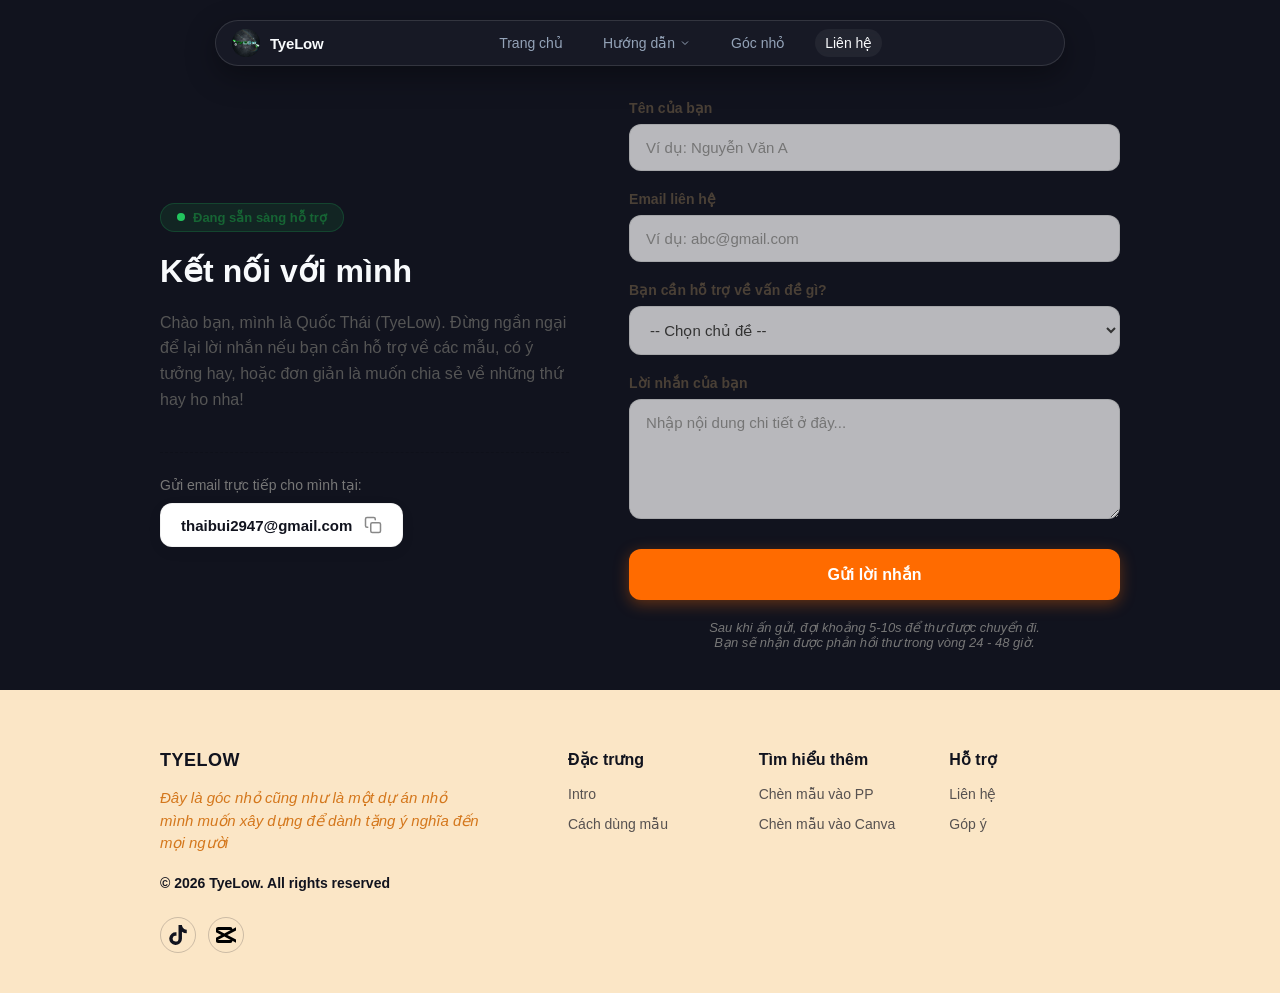
<file: lien-he.html>
<!DOCTYPE html>
<html lang="vi">
<head>
    <meta charset="UTF-8">
    <meta name="viewport" content="width=device-width, initial-scale=1.0">
    <title>TyeLow - Kho Mẫu CapCut & PowerPoint</title>
    <link rel="stylesheet" href="style.css">
    <link rel="stylesheet" href="style-lien-he.css">
    <script src="script.js" defer></script>
</head>
<body>
<!-- ================= HEADER SECTION ================= -->
<header class="main-header">
    <div class="header-pill">
        
        <!-- Logo -->
        <a href="index.html" class="header-logo">
            <img src="assets/images/tyelowlogo.png" alt="TyeLow Logo" class="custom-logo-img">
            <span class="logo-text">TyeLow</span>
        </a>

        <!-- Thanh điều hướng chính (Desktop & Mobile) -->
        <nav class="nav-menu" id="navMenu">
            <a href="index.html" class="nav-link">Trang chủ</a>

            <!-- Menu Hướng dẫn (Có 3 trang con) -->
            <div class="nav-item has-dropdown">
                <a href="huong-dan.html" class="nav-link dropdown-toggle">
                    Hướng dẫn
                    <svg class="arrow-icon" width="12" height="12" viewBox="0 0 24 24" fill="none" stroke="currentColor" stroke-width="2">
                        <path d="M6 9l6 6 6-6"/>
                    </svg>
                </a>
                <div class="dropdown-menu">
                    <a href="huong-dan-capcut.html" class="dropdown-item">Cách dùng mẫu CapCut</a>
                    <a href="huong-dan-powerpoint.html" class="dropdown-item">Chèn Video vào PowerPoint</a>
                    <a href="huong-dan-canva.html" class="dropdown-item">Sử dụng trên Canva</a>
                </div>
            </div>

            <a href="goc-nho.html" class="nav-link">Góc nhỏ</a>
            <a href="lien-he.html" class="nav-link active">Liên hệ</a>
        </nav>

        <!-- Nhóm Icon Action bên phải (Giống hình Figma) -->
        <div class="header-actions">
            <!-- Icon hướng dẫn -->
            <a href="huong-dan.html" class="action-btn guide-btn" title="Hướng dẫn" aria-label="Hướng dẫn">
                <svg width="16" height="16" viewBox="0 0 24 24" fill="none" stroke="currentColor" stroke-width="2" stroke-linecap="round" stroke-linejoin="round">
                    <path d="M2 3h6a4 4 0 0 1 4 4v14a3 3 0 0 0-3-3H2z"></path>
                    <path d="M22 3h-6a4 4 0 0 0-4 4v14a3 3 0 0 1 3-3h7z"></path>
                </svg>
            </a>

            <!-- Icon Trang chủ / Profile (Nổi bật màu cam) -->
            <a href="index.html" class="action-btn orange-btn" aria-label="Home / Profile" title="Trang cá nhân">
                <svg width="16" height="16" viewBox="0 0 24 24" fill="none" stroke="currentColor" stroke-width="2">
                    <path d="M3 9l9-7 9 7v11a2 2 0 0 1-2 2H5a2 2 0 0 1-2-2z"/>
                    <polyline points="9 22 9 12 15 12 15 22"/>
                </svg>
            </a>

            <!-- Nút Hamburger Menu (Chỉ hiện trên Mobile) -->
            <button class="mobile-toggle" id="mobileToggle" aria-label="Toggle Menu">
                <svg width="20" height="20" viewBox="0 0 24 24" fill="none" stroke="currentColor" stroke-width="2">
                    <line x1="3" y1="12" x2="21" y2="12"/>
                    <line x1="3" y1="6" x2="21" y2="6"/>
                    <line x1="3" y1="18" x2="21" y2="18"/>
                </svg>
            </button>
        </div>

    </div>
</header>
<!-- ================= PHẦN THÂN: TRANG LIÊN HỆ ================= -->
<main class="chill-section contact-section">
    <!-- Các đốm màu nền tạo hiệu ứng chill (dùng chung CSS với trang Góc nhỏ) -->
    <div class="chill-blob blob-1"></div>
    <div class="chill-blob blob-2"></div>

    <div class="container contact-container">
        
        <!-- Cột Trái: Thông tin & Email -->
        <div class="contact-info-col">
            <!-- Thẻ trạng thái công việc -->
            <div class="availability-badge">
                <span class="pulse-dot"></span>
                Đang sẵn sàng hỗ trợ
            </div>
            
            <h1 class="chill-title">Kết nối với mình</h1>
            <p class="contact-desc">
                Chào bạn, mình là Quốc Thái (TyeLow). Đừng ngần ngại để lại lời nhắn nếu bạn cần hỗ trợ về các mẫu, có ý tưởng hay, hoặc đơn giản là muốn chia sẻ về những thứ hay ho nha!
            </p>

            <!-- Hộp chứa Email & Nút Copy -->
            <div class="direct-email-box" id="directEmailBox">
                <p>Gửi email trực tiếp cho mình tại:</p>
                <div class="email-copy-wrapper">
                    <span id="myEmail">thaibui2947@gmail.com</span> <!-- THAY EMAIL CỦA BẠN VÀO ĐÂY -->
                    <button id="copyEmailBtn" aria-label="Copy Email" title="Sao chép Email">
                        <!-- Icon Copy -->
                        <svg width="18" height="18" viewBox="0 0 24 24" fill="none" stroke="currentColor" stroke-width="2" stroke-linecap="round" stroke-linejoin="round"><rect x="9" y="9" width="13" height="13" rx="2" ry="2"></rect><path d="M5 15H4a2 2 0 0 1-2-2V4a2 2 0 0 1 2-2h9a2 2 0 0 1 2 2v1"></path></svg>
                    </button>
                </div>
            </div>
        </div>

        <!-- Cột Phải: Form liên hệ (Kính mờ) -->
        <div class="glass-playlist-card contact-form-col">
            <!-- Thay YOUR_FORM_ID bằng mã ID khi bạn đăng ký Formspree hoặc Web3Forms -->
            <form action="https://formspree.io/f/xeaaawdb" method="POST" class="contact-form">
                
                <div class="form-group">
                    <label for="senderName">Tên của bạn</label>
                    <input type="text" id="senderName" name="name" placeholder="Ví dụ: Nguyễn Văn A" required>
                </div>
                
                <div class="form-group">
                    <label for="senderEmail">Email liên hệ</label>
                    <input type="email" id="senderEmail" name="email" placeholder="Ví dụ: abc@gmail.com" required>
                </div>
                
                <div class="form-group">
                    <label for="supportTopic">Bạn cần hỗ trợ về vấn đề gì?</label>
                    <select id="supportTopic" name="topic" required>
                        <option value="" disabled selected>-- Chọn chủ đề --</option>
                        <option value="capcut">Góp ý / Báo lỗi mẫu CapCut</option>
                        <option value="new-idea">Đóng góp ý tưởng mới</option>
                        <option value="bug-report">Báo lỗi web</option>
                        <option value="other">Thắc mắc hoặc vấn đề khác</option>
                    </select>
                </div>
                
                <div class="form-group">
                    <label for="message">Lời nhắn của bạn</label>
                    <textarea id="message" name="message" rows="4" placeholder="Nhập nội dung chi tiết ở đây..." required></textarea>
                </div>

                <button type="submit" class="submit-btn">Gửi lời nhắn</button>
                <p class="response-note">Sau khi ấn gửi, đợi khoảng 5-10s để thư được chuyển đi.<br>Bạn sẽ nhận được phản hồi thư trong vòng 24 - 48 giờ.</p>
            </form>
        </div>

    </div>
</main>
<!-- ================= FOOTER SECTION ================= -->
<footer class="site-footer">
    <div class="container footer-grid">
        
        <!-- Cột Trái: Thông tin thương hiệu & Logo -->
        <div class="footer-brand">
            
            <!-- VỊ TRÍ LOGO: Đang dùng chữ, bạn có thể thay bằng thẻ <img src="logo.png"> -->
            <h2 class="footer-logo">TYELOW</h2>
            
            <p class="footer-desc">
                Đây là góc nhỏ cũng như là một dự án nhỏ mình muốn xây dựng để dành tặng ý nghĩa đến mọi người
            </p>
            <p class="footer-copy">&copy; 2026 TyeLow. All rights reserved</p>
            
            <div class="footer-socials">
                <!-- Icon TikTok -->
                <a href="https://www.tiktok.com/@tyelow08" target="_blank" aria-label="TikTok" title="Ghé thăm TikTok của mình">
                    <svg width="20" height="20" viewBox="0 0 448 512" fill="currentColor">
                        <path d="M448,209.91a210.06,210.06,0,0,1-122.77-39.25V349.38A162.55,162.55,0,1,1,185,188.31V278.2a74.62,74.62,0,1,0,52.23,71.18V0l88,0a121.18,121.18,0,0,0,1.86,22.17h0A122.18,122.18,0,0,0,381,102.39a121.43,121.43,0,0,0,67,20.14Z"/>
                    </svg>
                </a>
                <!-- Icon CapCut -->
                <a href="https://mobile.capcutshare.com/sv2/ZSgqJ48gd/" target="_blank" aria-label="CapCut" title="Xem các mẫu CapCut">
                    <img src="assets/images/capcutlogo.svg" alt="CapCut" style="width: 20px; height: 20px;">
                </a>
            </div>
        </div>

        <!-- Cột Phải: Các cột liên kết (Thêm bớt dễ dàng bằng thẻ <li>) -->
        <div class="footer-links-container">
            
            <!-- Nhóm 1: Đặc trưng -->
            <div class="footer-col">
                <h4 class="footer-heading">Đặc trưng</h4>
                <ul class="footer-list">
                    <li><a href="https://mobile.capcutshare.com/sv2/ZSgqJ48gd/">Intro</a></li>
                    <li><a href="huong-dan.html">Cách dùng mẫu</a></li>
                    <!-- Thêm dòng mới thì copy dòng bên dưới -->
                    <!-- <li><a href="#">Tên mục mới</a></li> -->
                </ul>
            </div>

            <!-- Nhóm 2: Tìm hiểu thêm -->
            <div class="footer-col">
                <h4 class="footer-heading">Tìm hiểu thêm</h4>
                <ul class="footer-list">
                    <li><a href="huong-dan-powerpoint.html">Chèn mẫu vào PP</a></li>
                    <li><a href="huong-dan-canva.html">Chèn mẫu vào Canva</a></li>
                </ul>
            </div>

            <!-- Nhóm 3: Hỗ trợ -->
            <div class="footer-col">
                <h4 class="footer-heading">Hỗ trợ</h4>
                <ul class="footer-list">
                    <li><a href="lien-he.html">Liên hệ</a></li>
                    <li><a href="lien-he.html#directEmailBox">Góp ý</a></li>
                </ul>
            </div>

        </div>
    </div>
</footer>
</body>
</html>
</file>
<file: style.css>
/* ĐẶT ĐOẠN NÀY Ở TRÊN CÙNG CỦA FILE CSS */
*, *::before, *::after {
    box-sizing: border-box;
    margin: 0;
    padding: 0;
}

img {
    max-width: 100%;
    height: auto;
    display: block;
}

/* =========================================================
   1. CẤU HÌNH BIẾN MÀU (CSS VARIABLES) - Dễ chỉnh sửa về sau
   ========================================================= */
:root {
    --bg-main: #11131e;
    --header-bg: rgba(26, 28, 40, 0.75);
    --header-border: rgba(255, 255, 255, 0.12);
    --text-light: #f8fafc;
    --text-muted: #94a3b8;
    --accent-orange: #ff6b00;
    --accent-orange-glow: rgba(255, 107, 0, 0.35);
    --dropdown-bg: #1e202e;
    --transition: all 0.25s cubic-bezier(0.4, 0, 0.2, 1);
}

/* Base Body Styling */
body {
    background-color: var(--bg-main);
    color: var(--text-light);
    font-family: 'Inter', -apple-system, BlinkMacSystemFont, 'Segoe UI', Roboto, sans-serif;
    margin: 0;
    padding-top: 100px; /* Tránh nội dung bị che bởi header fixed */
}

/* =========================================================
   2. HEADER CAPSULE (FIXED & CENTERED)
   ========================================================= */
.main-header {
    position: fixed;
    top: 20px;
    left: 0;
    right: 0;
    display: flex;
    justify-content: center;
    z-index: 1000;
    padding: 0 16px;
}

.header-pill {
    display: flex;
    align-items: center;
    justify-content: space-between;
    width: 100%;
    max-width: 850px;
    background: var(--header-bg);
    backdrop-filter: blur(16px);
    -webkit-backdrop-filter: blur(16px);
    border: 1px solid var(--header-border);
    border-radius: 50px;
    padding: 8px 16px;
    box-shadow: 0 10px 30px rgba(0, 0, 0, 0.35);
    transition: var(--transition);
}

/* =========================================================
   3. LOGO
   ========================================================= */
.header-logo {
    display: flex;
    align-items: center;
    gap: 10px;
    text-decoration: none;
    color: var(--text-light);
    font-weight: 600;
    font-size: 15px;
    letter-spacing: -0.2px;
}

.logo-icon {
    width: 30px;
    height: 30px;
    background: rgba(255, 255, 255, 0.08);
    border: 1px solid rgba(255, 255, 255, 0.1);
    border-radius: 50%;
    display: flex;
    align-items: center;
    justify-content: center;
    color: var(--text-light);
}

/* =========================================================
   4. NAVIGATION MENU & DROPDOWN
   ========================================================= */
.nav-menu {
    display: flex;
    align-items: center;
    gap: 20px;
}

.nav-link {
    color: var(--text-muted);
    text-decoration: none;
    font-size: 14px;
    font-weight: 500;
    transition: var(--transition);
    display: flex;
    align-items: center;
    gap: 4px;
    padding: 6px 10px;
    border-radius: 20px;
}

.nav-link:hover, .nav-link.active {
    color: var(--text-light);
    background: rgba(255, 255, 255, 0.05);
}

/* Sub-menu Hướng dẫn */
.nav-item {
    position: relative;
}

.dropdown-menu {
    position: absolute;
    top: calc(100% + 12px);
    left: 50%;
    transform: translateX(-50%) translateY(10px);
    background: var(--dropdown-bg);
    border: 1px solid var(--header-border);
    border-radius: 16px;
    padding: 8px;
    width: 210px;
    box-shadow: 0 15px 35px rgba(0,0,0,0.4);
    opacity: 0;
    visibility: hidden;
    transition: var(--transition);
    display: flex;
    flex-direction: column;
    gap: 4px;
}

.nav-item:hover .dropdown-menu {
    opacity: 1;
    visibility: visible;
    transform: translateX(-50%) translateY(0);
}

.dropdown-item {
    color: var(--text-muted);
    text-decoration: none;
    font-size: 13px;
    padding: 8px 12px;
    border-radius: 10px;
    transition: var(--transition);
}

.dropdown-item:hover {
    color: var(--text-light);
    background: rgba(255, 255, 255, 0.08);
}

/* =========================================================
   5. HEADER ACTIONS (ICONS BÊN PHẢI)
   ========================================================= */
.header-actions {
    display: flex;
    align-items: center;
    gap: 8px;
}

.action-btn {
    width: 34px;
    height: 34px;
    border-radius: 50%;
    border: 1px solid var(--header-border);
    background: rgba(255, 255, 255, 0.05);
    color: var(--text-light);
    display: none;
    align-items: center;
    justify-content: center;
    cursor: pointer;
    text-decoration: none;
    transition: var(--transition);
}

.action-btn:hover {
    background: rgba(255, 255, 255, 0.15);
    transform: translateY(-1px);
}

.action-btn.orange-btn {
    background: var(--accent-orange);
    border-color: var(--accent-orange);
    color: #ffffff;
    box-shadow: 0 0 12px var(--accent-orange-glow);
}

.action-btn.orange-btn:hover {
    background: #e05e00;
    box-shadow: 0 0 18px var(--accent-orange-glow);
}

.mobile-toggle {
    display: none;
    background: none;
    border: none;
    color: var(--text-light);
    cursor: pointer;
    padding: 4px;
}

/* =========================================================
   6. RESPONSIVE (MOBILE & TABLET)
   ========================================================= */
@media (max-width: 768px) {
    .nav-menu {
        position: absolute;
        top: calc(100% + 12px);
        left: 0;
        right: 0;
        background: var(--dropdown-bg);
        border: 1px solid var(--header-border);
        border-radius: 20px;
        padding: 16px;
        flex-direction: column;
        align-items: stretch;
        gap: 8px;
        box-shadow: 0 20px 40px rgba(0,0,0,0.5);
        display: none; /* JS Toggle */
    }

    .nav-menu.active {
        display: flex;
    }

    .dropdown-menu {
        position: static;
        transform: none !important; /* Thêm !important để chặn triệt để transform */
        width: 100%;
        opacity: 1;
        visibility: visible;
        box-shadow: none;
        background: rgba(0, 0, 0, 0.2);
        margin-top: 6px;
        padding-left: 12px;
        box-sizing: border-box; /* Đảm bảo nội dung không bị tràn viền */
    }

    .action-btn {
        display: flex;
    }

    .mobile-toggle {
        display: flex;
        align-items: center;
    }

    /* KHẮC PHỤC LỖI LỆCH KHI HOVER TRÊN MOBILE */
    .nav-item:hover .dropdown-menu {
        transform: none !important;
    }
    .mobile-toggle {
        display: flex;
        align-items: center;
    }
}
/* =========================================================
   7. HERO SECTION & BACKGROUND
   ========================================================= */
.container {
    max-width: 1000px; /* Độ rộng chuẩn theo thiết kế */
    margin: 0 auto;
    padding: 0 20px;
}

.hero-section {
    position: relative;
    padding: 80px 0 60px 0; /* Khoảng cách từ Header xuống */
    display: flex;
    flex-direction: column;
    align-items: center;
}

/* --- LỚP NỀN PHÍA SAU CHỮ (REPLACEABLE BACKGROUND) --- */
.hero-bg-layer {
    position: absolute;
    top: 0;
    left: 50%;
    transform: translateX(-50%);
    width: 100%;
    max-width: 900px;
    height: 350px;
    z-index: -1;
    opacity: 0.4; /* Chỉnh độ mờ của ảnh/pattern nền */
    
    /* MẶC ĐỊNH: Lưới hạt (Dot grid) giống thiết kế Figma */
    background-image: radial-gradient(rgba(255, 255, 255, 0.2) 1px, transparent 1px);
    background-size: 20px 20px;

    /* CÁCH THAY ẢNH: Bỏ comment 2 dòng dưới đây và chèn link ảnh của bạn vào */
    /* background-image: url('link-anh-cua-ban.jpg'); */
    /* background-size: cover; background-position: center; */
    
    mask-image: linear-gradient(to bottom, black 40%, transparent 100%);
    -webkit-mask-image: linear-gradient(to bottom, black 40%, transparent 100%);
}

.hero-content {
    text-align: center;
    margin-bottom: 60px;
}

.hero-title {
    font-size: 56px;
    font-weight: 700;
    letter-spacing: 2px;
    color: #ffffff;
    margin: 0 0 10px 0;
    text-transform: uppercase;
}

.hero-subtitle {
    font-size: 20px;
    font-weight: 300;
    letter-spacing: 1px;
    color: rgba(255, 255, 255, 0.7);
    margin: 0;
    text-transform: uppercase;
}

/* =========================================================
   8. BENTO GRID (LƯỚI THẺ)
   ========================================================= */
.bento-grid {
    display: grid;
    grid-template-columns: repeat(3, 1fr);
    gap: 24px;
    width: 100%;
}

/* Định dạng chung cho các thẻ */
.bento-card {
    background: #ffffff;
    border-radius: 20px;
    overflow: hidden;
    text-decoration: none;
    color: #11131e;
    display: flex;
    flex-direction: column;
    transition: transform 0.3s ease, box-shadow 0.3s ease;
}

.bento-card:hover {
    transform: translateY(-5px);
    box-shadow: 0 15px 30px rgba(0, 0, 0, 0.3);
}

.card-image-wrapper {
    width: 100%;
    height: 200px; /* Chiều cao cố định cho ảnh */
    overflow: hidden;
}

.card-img {
    width: 100%;
    height: 100%;
    object-fit: cover;
    transition: transform 0.5s ease;
}

.bento-card:hover .card-img {
    transform: scale(1.05); /* Hiệu ứng zoom nhẹ ảnh khi trỏ chuột */
}

.card-body {
    padding: 24px;
    display: flex;
    flex-direction: column;
    flex-grow: 1;
}

.card-title {
    font-size: 20px;
    font-weight: 700;
    margin: 0 0 8px 0;
}

.card-desc {
    font-size: 14px;
    color: #4b5563;
    line-height: 1.5;
    margin: 0 0 20px 0;
    flex-grow: 1;
}

.card-link {
    font-size: 14px;
    font-weight: 600;
    display: flex;
    align-items: center;
    gap: 6px;
    color: #11131e;
}

/* Cột 3 chứa 2 thẻ nhỏ */
.bento-col-small {
    display: flex;
    flex-direction: column;
    gap: 24px;
}

.small-card {
    flex: 1; /* Chia đều chiều cao cho 2 thẻ nhỏ */
    justify-content: center;
}

/* =========================================================
   9. RESPONSIVE (MÀN HÌNH ĐIỆN THOẠI & TABLET)
   ========================================================= */
@media (max-width: 900px) {
    .bento-grid {
        grid-template-columns: repeat(2, 1fr); /* Tablet: 2 cột */
    }
    .bento-col-small {
        grid-column: span 2;
        flex-direction: row; /* Tablet: 2 thẻ nhỏ nằm ngang */
    }
    .hero-title { font-size: 42px; }
}

@media (max-width: 600px) {
    .hero-title { font-size: 32px; letter-spacing: 1px; }
    .hero-subtitle { font-size: 16px; }
    
    .bento-grid {
        grid-template-columns: 1fr; /* Mobile: 1 cột (Xếp dọc toàn bộ) */
    }
    .bento-col-small {
        grid-column: span 1;
        flex-direction: column; /* Mobile: Trở lại xếp dọc */
    }
}
/* =========================================================
   10. FOOTER SECTION
   ========================================================= */
:root {
    /* Màu nền vàng nhạt giống thiết kế */
    --footer-bg: #FBE6C6; 
    --footer-text-main: #11131E; /* Màu chữ đen đậm */
    --footer-text-accent: #D4771C; /* Màu cam nâu cho chữ nghiêng */
}

.site-footer {
    background-color: var(--footer-bg);
    color: var(--footer-text-main);
    padding: 60px 0 40px 0;
    margin-top: 40px; /* Tạo khoảng cách với phần trên */
}

.footer-grid {
    display: grid;
    grid-template-columns: 1fr 1.5fr; /* Cột trái chiếm 40%, phải chiếm 60% */
    gap: 40px;
}

/* --- CỘT TRÁI (LOGO & THÔNG TIN) --- */
.footer-brand {
    display: flex;
    flex-direction: column;
    gap: 16px;
}

.footer-logo {
    font-size: 18px;
    font-weight: 800;
    letter-spacing: 0.5px;
    text-transform: uppercase;
    margin: 0;
}

/* Nếu bạn dùng ảnh thay chữ, bỏ comment đoạn dưới */
/* .footer-logo-img { max-width: 150px; height: auto; display: block; } */

.footer-desc {
    font-size: 15px;
    font-style: italic;
    color: var(--footer-text-accent);
    line-height: 1.5;
    margin: 0;
    max-width: 320px;
}

.footer-copy {
    font-size: 14px;
    font-weight: 700;
    margin: 4px 0 0 0;
}

.footer-socials {
    display: flex;
    gap: 12px;
    margin-top: 10px;
}

.footer-socials a {
    color: var(--footer-text-main);
    display: flex;
    align-items: center;
    justify-content: center;
    width: 36px;
    height: 36px;
    border-radius: 50%;
    border: 1px solid rgba(17, 19, 30, 0.2);
    transition: all 0.3s ease;
}

.footer-socials a:hover {
    background: var(--footer-text-main);
    color: var(--footer-bg);
}

/* --- CỘT PHẢI (CÁC LIÊN KẾT) --- */
.footer-links-container {
    display: grid;
    grid-template-columns: repeat(3, 1fr); /* 3 cột bằng nhau */
    gap: 20px;
}

.footer-col {
    display: flex;
    flex-direction: column;
    gap: 16px;
}

.footer-heading {
    font-size: 16px;
    font-weight: 700;
    margin: 0;
}

.footer-list {
    list-style: none; /* Bỏ dấu chấm tròn */
    padding: 0;
    margin: 0;
    display: flex;
    flex-direction: column;
    gap: 12px; /* Khoảng cách giữa các dòng */
}

.footer-list a {
    text-decoration: none;
    color: rgba(17, 19, 30, 0.7); /* Màu đen hơi mờ */
    font-size: 14px;
    font-weight: 500;
    transition: color 0.2s ease;
}

.footer-list a:hover {
    color: var(--footer-text-main);
}

/* Đường gạch chân riêng cho chữ "Cách dùng mẫu" */
.footer-list a.link-underlined {
    text-decoration: underline;
    text-decoration-thickness: 1px;
    text-underline-offset: 4px;
    color: var(--footer-text-main);
}

/* =========================================================
   11. RESPONSIVE FOOTER (MOBILE & TABLET)
   ========================================================= */
@media (max-width: 900px) {
    .footer-grid {
        grid-template-columns: 1fr; /* Stack dọc cột trái và cụm cột phải */
        gap: 50px;
    }
}

@media (max-width: 600px) {
    .footer-links-container {
        grid-template-columns: 1fr 1fr; /* Mobile hiển thị 2 cột liên kết cho gọn */
        gap: 30px;
    }
}
/* =========================================================
   12. TRANG HƯỚNG DẪN (GUIDE PAGE)
   ========================================================= */
.guide-section {
    padding-bottom: 100px;
}

.guide-options-container {
    display: flex;
    flex-direction: column;
    gap: 20px;
    width: 100%;
    max-width: 480px; /* Khống chế độ rộng của các nút */
    margin: 0 auto;
    padding: 0 20px;
}

.guide-option-btn {
    display: flex;
    align-items: center;
    justify-content: space-between;
    background-color: #3b3c45; /* Nền xám đen đặc trưng của nút */
    border-radius: 20px;
    padding: 14px 24px;
    text-decoration: none;
    color: #ffffff;
    transition: all 0.3s ease;
    box-shadow: 0 4px 15px rgba(0, 0, 0, 0.15);
}

.guide-option-btn:hover {
    background-color: #4a4b57; /* Sáng lên khi di chuột vào */
    transform: translateY(-3px);
    box-shadow: 0 8px 25px rgba(0, 0, 0, 0.3);
}

/* Khu vực Icon ứng dụng */
.option-icon {
    width: 50px;
    height: 50px;
    display: flex;
    align-items: center;
    justify-content: center;
    border-radius: 12px;
}

.option-icon img {
    width: 100%;
    height: 100%;
    object-fit: contain;
}

/* Khu vực Chữ ở giữa */
.option-text {
    font-size: 22px;
    font-weight: 700;
    letter-spacing: 0.5px;
    flex-grow: 1; /* Đẩy icon và mũi tên sang 2 mép */
    text-align: center;
}

/* Icon mũi tên khoanh tròn */
.option-arrow {
    display: flex;
    align-items: center;
    justify-content: center;
    color: #ffffff;
    opacity: 0.9;
    transition: transform 0.3s ease;
}

/* Hiệu ứng mũi tên bay nhẹ sang phải khi trỏ chuột */
.guide-option-btn:hover .option-arrow {
    transform: translateX(4px);
}

/* Tối ưu chữ trên Mobile */
@media (max-width: 600px) {
    .option-text {
        font-size: 18px;
    }
    .option-icon {
        width: 40px;
        height: 40px;
    }
}
/* =========================================================
   13. TRANG CON HƯỚNG DẪN CHI TIẾT (9:16 PORTRAIT)
   ========================================================= */
.detail-guide-section {
    position: relative;
    padding: 60px 0 80px 0;
}

.guide-detail-header {
    text-align: center;
    margin-bottom: 60px;
}

.guide-badge {
    background-color: var(--accent-orange);
    color: #ffffff;
    font-size: 11px;
    font-weight: 700;
    letter-spacing: 1.5px;
    padding: 5px 14px;
    border-radius: 20px;
    display: inline-block;
    margin-bottom: 16px;
}

.guide-main-title {
    font-size: 42px;
    font-weight: 800;
    letter-spacing: 1px;
    margin: 0 0 8px 0;
}

.guide-subtitle {
    font-size: 14px;
    color: var(--text-muted);
    font-weight: 600;
    letter-spacing: 2px;
    text-transform: uppercase;
}

/* --- CẤU TRÚC 3 CỘT CHO TỪNG BƯỚC --- */
.steps-list {
    display: flex;
    flex-direction: column;
    gap: 40px; /* Khoảng cách giữa các bước */
    max-width: 800px;
    margin: 0 auto 60px auto;
}

.step-card {
    display: grid;
    grid-template-columns: 80px 1fr 200px; /* Cột 1: 80px | Cột 2: Co giãn | Cột 3: 200px (Chứa ảnh 9:16) */
    gap: 30px;
    background: rgba(26, 28, 40, 0.4);
    border: 1px solid rgba(255, 255, 255, 0.05);
    border-radius: 24px;
    padding: 30px;
    align-items: center;
    box-shadow: 0 10px 30px rgba(0, 0, 0, 0.15);
}

/* Bước hoàn thành nổi bật hơn */
.completion-card {
    border-color: var(--accent-orange);
    background: linear-gradient(135deg, rgba(255, 107, 0, 0.05) 0%, rgba(26, 28, 40, 0.4) 100%);
}

/* 1. Hình tròn số bước */
.step-badge-col {
    display: flex;
    justify-content: center;
}

.step-circle {
    display: flex;
    flex-direction: column;
    align-items: center;
    justify-content: center;
    width: 76px;
    height: 76px;
    border-radius: 50%;
    background-color: var(--accent-orange);
    color: #ffffff;
    box-shadow: 0 5px 15px var(--accent-orange-glow);
}

.step-circle span {
    font-size: 9px;
    font-weight: 700;
    letter-spacing: 0.5px;
}

.step-circle strong {
    font-size: 24px;
    font-weight: 800;
    line-height: 1.1;
}

/* Trạng thái hình tròn Done */
.step-circle.done {
    background-color: #10b981; /* Màu xanh hoàn thành */
    box-shadow: 0 5px 15px rgba(16, 185, 129, 0.35);
}

.step-circle strong.check-icon {
    font-size: 28px;
    margin-top: -2px;
}

/* 2. Nội dung chữ ở giữa */
.step-content-col {
    display: flex;
    flex-direction: column;
    gap: 12px;
}

.step-title {
    font-size: 20px;
    font-weight: 700;
    color: #ffffff;
    margin: 0;
}

.step-title.highlight {
    color: #10b981;
}

.step-desc {
    font-size: 15px;
    color: var(--text-muted);
    line-height: 1.6;
    margin: 0;
}

.step-desc strong {
    color: #ffffff;
}

/* 3. Khung ảnh tỉ lệ đứng 9:16 */
.step-image-col {
    display: flex;
    justify-content: center;
}

.portrait-img-box {
    width: 100%;
    max-width: 180px; /* Chiều rộng tối đa trên PC */
    aspect-ratio: 9 / 16; /* ÉP TỈ LỆ 9:16 */
    border-radius: 16px;
    overflow: hidden;
    border: 3px solid rgba(255, 255, 255, 0.08);
    box-shadow: 0 8px 24px rgba(0, 0, 0, 0.4);
}

.guide-img {
    width: 100%;
    height: 100%;
    object-fit: cover; /* Cắt ảnh vừa khít khung */
}

/* --- KHỐI LƯU Ý Ở CUỐI --- */
.note-container {
    max-width: 800px;
    margin: 0 auto;
    padding: 30px;
    background-color: rgba(255, 107, 0, 0.04);
    border: 1px solid var(--accent-orange-glow);
    border-radius: 20px;
}

.note-title-box {
    display: flex;
    align-items: center;
    gap: 12px;
    color: var(--accent-orange);
    margin-bottom: 16px;
}

.note-title-box h3 {
    font-size: 16px;
    font-weight: 800;
    letter-spacing: 0.5px;
    margin: 0;
}

.note-list {
    padding-left: 20px;
    margin: 0;
    display: flex;
    flex-direction: column;
    gap: 12px;
}

.note-list li {
    font-size: 14px;
    color: var(--text-muted);
    line-height: 1.6;
}

.note-list li strong {
    color: #ffffff;
}

/* --- TỐI ƯU CHO THIẾT BỊ DI ĐỘNG (MOBILE) --- */
@media (max-width: 768px) {
    .guide-main-title {
        font-size: 32px;
    }

    .steps-list {
        padding: 0 16px;
    }

    .step-card {
        grid-template-columns: 1fr; /* Xếp chồng dọc 1 cột duy nhất */
        text-align: center;
        gap: 20px;
        padding: 24px;
    }

    .step-badge-col {
        margin-bottom: 5px;
    }

    .portrait-img-box {
        max-width: 160px; /* Thu nhỏ bớt ảnh trên điện thoại cho đỡ dài màn hình */
    }
}
/* =========================================================
   14. BỘ LỌC THIẾT BỊ & SCROLL & ẢNH NGANG PC
   ========================================================= */

/* Khối Chọn Thiết Bị */
.device-selector {
    background: rgba(26, 28, 40, 0.6);
    border: 1px solid var(--header-border);
    border-radius: 20px;
    padding: 30px;
    text-align: center;
    max-width: 600px;
    margin: 0 auto 60px auto;
    box-shadow: 0 10px 30px rgba(0, 0, 0, 0.2);
}

.device-selector h3 {
    font-size: 18px;
    font-weight: 600;
    margin: 0 0 20px 0;
    color: var(--text-light);
}

.device-btns {
    display: flex;
    justify-content: center;
    gap: 20px;
}

.device-btn {
    display: flex;
    align-items: center;
    gap: 8px;
    background: rgba(255, 255, 255, 0.05);
    border: 1px solid rgba(255, 255, 255, 0.1);
    color: var(--text-light);
    padding: 12px 24px;
    border-radius: 30px;
    text-decoration: none;
    font-weight: 600;
    transition: all 0.3s ease;
}

.device-btn:hover {
    background: rgba(255, 255, 255, 0.1);
    transform: translateY(-2px);
}

/* Nút PC đổi màu cam khi Hover */
.device-btn.pc-btn:hover {
    background: var(--accent-orange);
    border-color: var(--accent-orange);
    color: #fff;
    box-shadow: 0 4px 15px var(--accent-orange-glow);
}

/* Khoảng cách khi nhảy Link Anchor (Bù trừ khoảng Header bị che) */
.device-section {
    scroll-margin-top: 100px;
    margin-bottom: 80px;
}

/* Tiêu đề chia cắt khu vực (Divider) */
.section-divider {
    text-align: center;
    margin-bottom: 40px;
    padding-bottom: 20px;
    border-bottom: 1px dashed rgba(255, 255, 255, 0.1);
}

.section-divider h2 {
    font-size: 28px;
    font-weight: 800;
    color: var(--text-light);
    margin: 0 0 8px 0;
}

.section-divider p {
    color: var(--accent-orange);
    font-size: 14px;
    font-weight: 600;
    text-transform: uppercase;
    margin: 0;
}

/* =========================================================
   KHUNG ẢNH MÁY TÍNH (16:9 LANDSCAPE)
   ========================================================= */
.landscape-img-box {
    width: 100%;
    max-width: 320px; /* Lớn hơn ảnh đứng để hiển thị rõ ngang */
    aspect-ratio: 5 / 4; /* TỈ LỆ 16:9 CHO ẢNH MÁY TÍNH */
    border-radius: 12px;
    overflow: hidden;
    border: 3px solid rgba(255, 255, 255, 0.08);
    box-shadow: 0 8px 24px rgba(0, 0, 0, 0.4);
}

/* Tối ưu Mobile cho Layout Khung ngang */
@media (max-width: 768px) {
    .device-btns {
        flex-direction: column;
    }
    
    .landscape-img-box {
        max-width: 100%;
    }
    
    .step-card {
        grid-template-columns: 1fr; /* PC Layout vẫn ép dọc trên Mobile */
    }
}
/* =========================================================
   15. Ô GIỚI THIỆU & TẢI APP (APP DOWNLOAD BOX)
   ========================================================= */
.app-download-box {
    display: flex;
    align-items: center;
    gap: 20px;
    background: rgba(26, 28, 40, 0.6);
    border: 1px solid rgba(255, 255, 255, 0.1);
    border-radius: 16px;
    padding: 20px;
    max-width: 600px;
    margin: 0 auto 40px auto; /* Căn giữa và đẩy các bước xuống 40px */
    box-shadow: 0 4px 15px rgba(0, 0, 0, 0.2);
    transition: all 0.3s ease;
}

.app-download-box:hover {
    border-color: rgba(255, 255, 255, 0.2);
    box-shadow: 0 6px 20px rgba(0, 0, 0, 0.3);
}

/* Khung viền trắng bo tròn cho logo */
.app-icon {
    width: 60px;
    height: 60px;
    flex-shrink: 0;
    background: #ffffff; 
    border-radius: 14px;
    padding: 10px; 
    display: flex;
    align-items: center;
    justify-content: center;
    box-shadow: 0 4px 10px rgba(0,0,0,0.1);
}

.app-icon img {
    width: 100%;
    height: 100%;
    object-fit: contain;
}

/* Phần chữ */
.app-info {
    flex-grow: 1;
}

.app-info h4 {
    font-size: 18px;
    font-weight: 700;
    color: #ffffff;
    margin: 0 0 6px 0;
}

.app-info p {
    font-size: 14px;
    color: var(--text-muted);
    margin: 0;
    line-height: 1.6;
}

/* Link tải màu cam nổi bật */
.download-link {
    color: var(--accent-orange);
    text-decoration: none;
    font-weight: 700;
    position: relative;
    transition: color 0.3s ease;
}

.download-link:hover {
    color: #ff8c33; /* Sáng hơn khi trỏ chuột */
    text-decoration: underline;
    text-underline-offset: 3px;
}

/* Tối ưu khi xem trên điện thoại */
@media (max-width: 600px) {
    .app-download-box {
        flex-direction: column;
        text-align: center;
        gap: 12px;
        padding: 24px 20px;
    }
}
/* =========================================================
   CẤU HÌNH LOGO HÌNH ẢNH CÁ NHÂN
   ========================================================= */
.custom-logo-img {
    height: 28px;              /* Chiều cao chuẩn cân đối với Header Capsule */
    width: auto;               /* Tự động tính chiều rộng theo tỉ lệ ảnh */
    object-fit: contain;       /* Giữ nguyên tỉ lệ logo không bị méo */
    display: block;
    transition: transform 0.3s ease;
}

/* Hiệu ứng phóng nhẹ khi di chuột vào Logo */
.header-logo:hover .custom-logo-img {
    transform: scale(1.08);
}
/* ================= KHUNG BÌNH CHỌN ================= */
.glass-vote-card {
    background: rgba(255, 255, 255, 0.65);
    backdrop-filter: blur(20px);
    border: 1px solid rgba(255, 255, 255, 0.5);
    border-radius: 24px;
    padding: 35px 20px;
    text-align: center;
    margin: 40px auto;
    max-width: 600px;
    box-shadow: 0 15px 35px rgba(0, 0, 0, 0.05);
}
.vote-title { font-size: 20px; font-weight: 800; color: #11131E; margin: 0 0 8px 0; line-height: 1.4; }
.vote-subtitle { font-size: 15px; color: #D4771C; margin: 0 0 24px 0; font-weight: 600; }
.vote-action { display: flex; flex-direction: column; align-items: center; gap: 16px; }

.vote-btn {
    display: flex; align-items: center; gap: 10px;
    background-color: var(--accent-orange); color: white;
    border: none; padding: 14px 32px; border-radius: 50px;
    font-size: 16px; font-weight: 700; cursor: pointer;
    box-shadow: 0 4px 15px var(--accent-orange-glow);
    transition: all 0.3s ease;
}
.vote-btn:hover { transform: translateY(-3px) scale(1.02); box-shadow: 0 8px 25px var(--accent-orange-glow); }

/* Trạng thái khi đã bấm nút */
.vote-btn.voted {
    background-color: #4A4B57; box-shadow: none; pointer-events: none;
}

.vote-count { font-size: 15px; color: #555; }
.vote-count strong { color: var(--accent-orange); font-size: 20px; font-weight: 800; }
.vote-thanks-msg { margin-top: 16px; color: #0e6b30; font-weight: 600; font-size: 14px; animation: fadeIn 0.5s; }
</file>
<file: style-lien-he.css>
/* =========================================================
   GIAO DIỆN TRANG LIÊN HỆ
   ========================================================= */
.contact-container {
    display: grid;
    grid-template-columns: 1fr 1.2fr; /* Cột form rộng hơn chút */
    gap: 60px;
    align-items: center;
    position: relative;
    z-index: 1;
}

/* --- CỘT TRÁI: THÔNG TIN --- */
.contact-info-col {
    display: flex;
    flex-direction: column;
    gap: 20px;
}
.contact-desc { font-size: 16px; color: #555; line-height: 1.6; margin: 0; }

/* Trạng thái công việc (Badge) */
.availability-badge {
    display: inline-flex;
    align-items: center;
    gap: 8px;
    background: rgba(34, 197, 94, 0.1);
    color: #166534;
    padding: 6px 16px;
    border-radius: 20px;
    font-size: 13px;
    font-weight: 600;
    width: fit-content;
    border: 1px solid rgba(34, 197, 94, 0.2);
}
.pulse-dot {
    width: 8px; height: 8px;
    background-color: #22c55e;
    border-radius: 50%;
    box-shadow: 0 0 0 0 rgba(34, 197, 94, 0.7);
    animation: pulseGreen 1.5s infinite;
}
@keyframes pulseGreen {
    0% { transform: scale(0.95); box-shadow: 0 0 0 0 rgba(34, 197, 94, 0.7); }
    70% { transform: scale(1); box-shadow: 0 0 0 6px rgba(34, 197, 94, 0); }
    100% { transform: scale(0.95); box-shadow: 0 0 0 0 rgba(34, 197, 94, 0); }
}

/* Hộp Copy Email */
.direct-email-box {
    margin-top: 20px;
    padding-top: 24px;
    border-top: 1px dashed rgba(0,0,0,0.15);
}
.direct-email-box p { font-size: 14px; color: #777; margin: 0 0 10px 0; font-weight: 500; }
.email-copy-wrapper {
    display: flex; align-items: center; gap: 12px;
    background: white;
    padding: 12px 20px;
    border-radius: 12px;
    box-shadow: 0 4px 15px rgba(0,0,0,0.05);
    border: 1px solid rgba(0,0,0,0.05);
    width: fit-content;
}
.email-copy-wrapper span { font-weight: 700; color: #11131E; font-size: 15px; }
.email-copy-wrapper button {
    background: none; border: none; color: #888; cursor: pointer;
    display: flex; align-items: center; justify-content: center;
    transition: color 0.2s, transform 0.2s;
    padding: 0;
}
.email-copy-wrapper button:hover { color: var(--accent-orange); transform: scale(1.1); }

/* --- CỘT PHẢI: FORM LIÊN HỆ --- */
.contact-form { display: flex; flex-direction: column; gap: 20px; }
.form-group { display: flex; flex-direction: column; gap: 8px; }
.form-group label { font-size: 14px; font-weight: 700; color: #4A4036; }
.form-group input, .form-group select, .form-group textarea {
    width: 100%;
    padding: 14px 16px;
    border-radius: 12px;
    border: 1px solid rgba(0,0,0,0.1);
    background: rgba(255,255,255,0.7); /* Kính mờ nhẹ */
    font-family: inherit; font-size: 15px; color: #333;
    transition: all 0.3s ease;
    outline: none;
}
.form-group input:focus, .form-group select:focus, .form-group textarea:focus {
    background: #ffffff;
    border-color: var(--accent-orange);
    box-shadow: 0 0 0 3px rgba(212, 119, 28, 0.15);
}
.form-group textarea { resize: vertical; min-height: 120px; }

/* Nút Submit Form */
.submit-btn {
    background-color: var(--accent-orange);
    color: white;
    padding: 16px;
    border-radius: 12px;
    border: none;
    font-size: 16px; font-weight: 700;
    cursor: pointer;
    box-shadow: 0 4px 15px var(--accent-orange-glow);
    transition: transform 0.2s, box-shadow 0.2s;
    margin-top: 10px;
}
.submit-btn:hover { transform: translateY(-2px); box-shadow: 0 6px 20px var(--accent-orange-glow); }
.response-note { font-size: 13px; color: #777; text-align: center; font-style: italic; margin: 0; }

/* Responsive Mobile */
@media (max-width: 800px) {
    .contact-container { grid-template-columns: 1fr; gap: 40px; }
    .contact-info-col .chill-title { font-size: 32px; }
}
</file>
